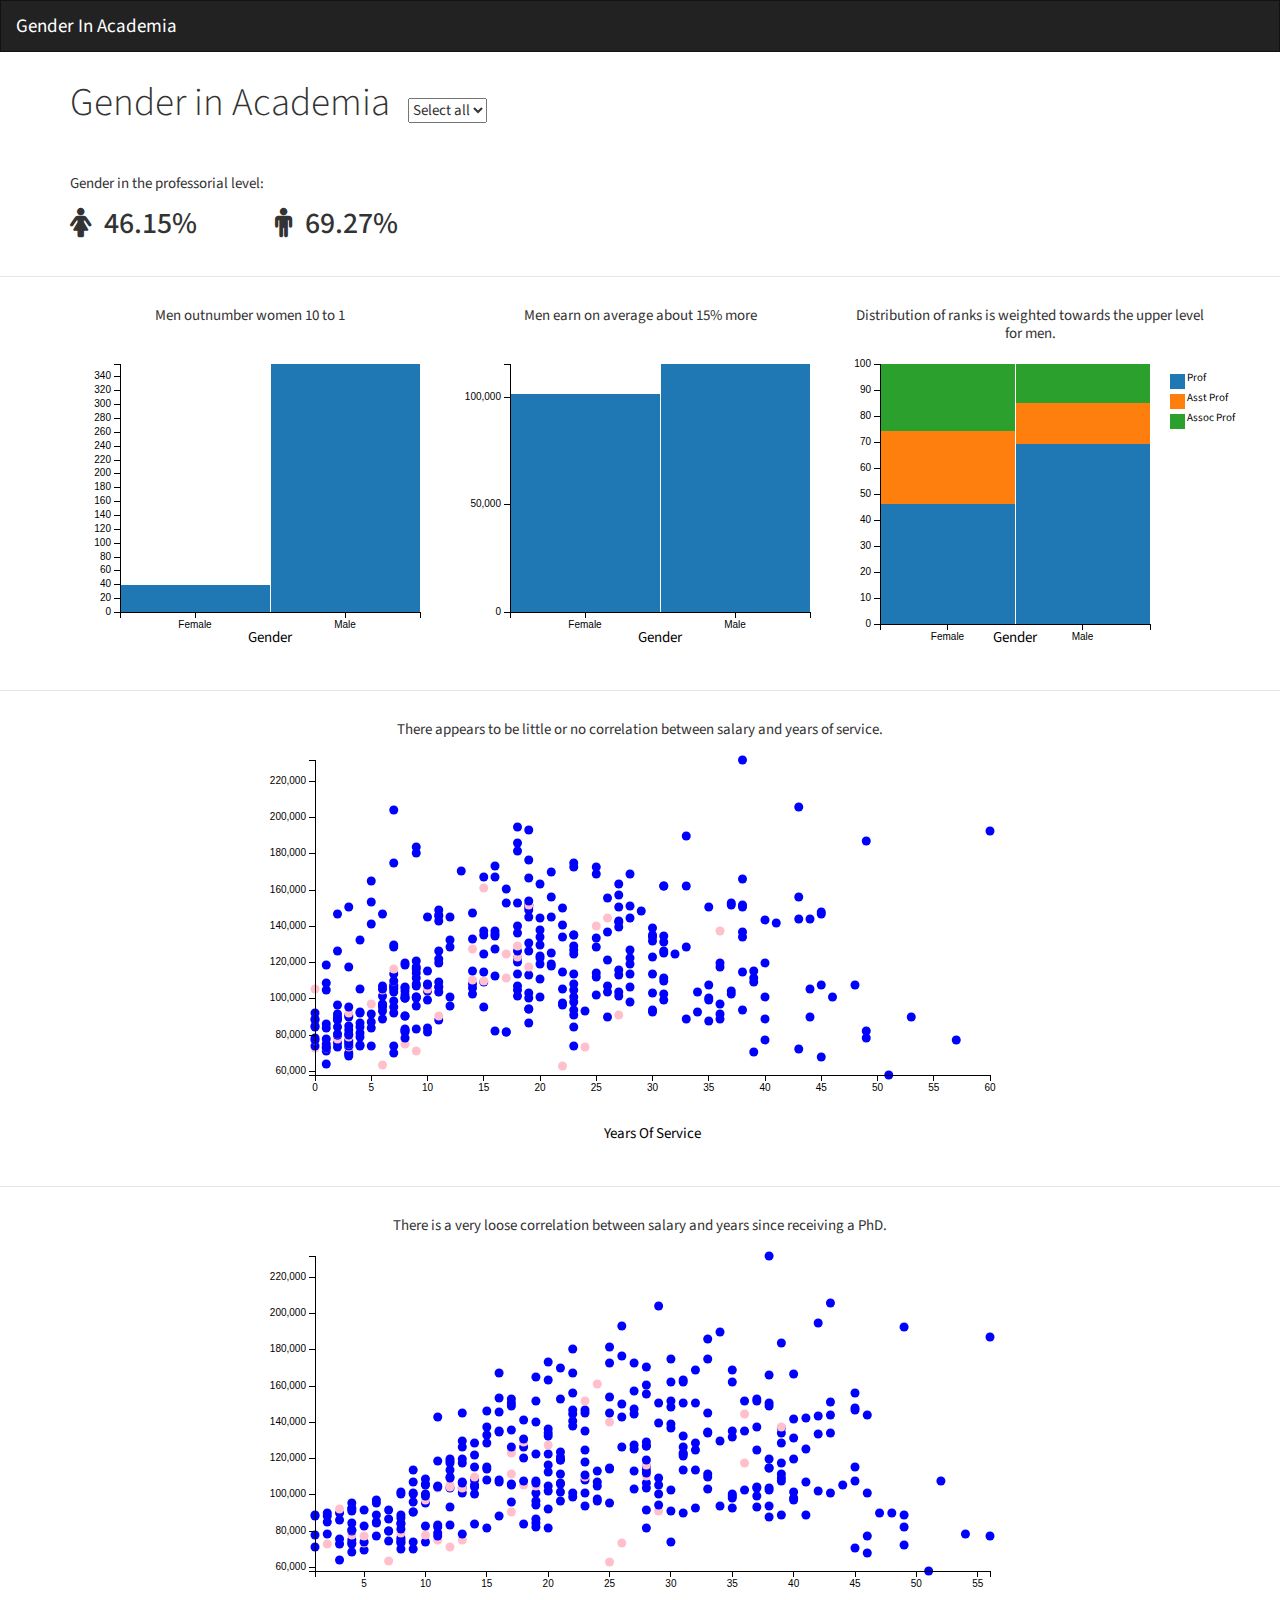
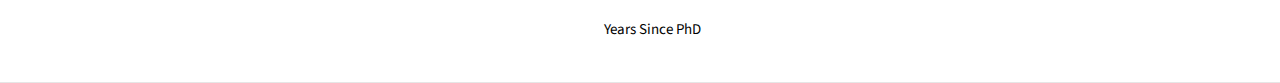
<file: index.html>
<!DOCTYPE html>
<html lang="en">
<head>
    <meta charset="UTF-8">
    <meta name="viewport" content="width=device-width, initial-scale=1.0">
    <meta http-equiv="X-UA-Compatible" content="ie=edge">
    <title>Gender In Academia</title>
    
    <link rel="stylesheet" href="static/css/bootstrap.min.css" type="text/css" />
    <link rel="stylesheet" href="static/css/dc.min.css" type="text/css" />
    <link rel="stylesheet" type="text/css" href="https://maxcdn.bootstrapcdn.com/font-awesome/4.7.0/css/font-awesome.min.css">
    <link rel="stylesheet" href="static/css/style.css" type="text/css" />
    
    
    <script type="text/javascript" src="static/js/d3.min.js"></script>
    <script type="text/javascript" src="static/js/crossfilter.min.js"></script>
    <script type="text/javascript" src="static/js/dc.min.js"></script>
    <script type="text/javascript" src="static/js/queue.min.js"></script>
    <script type="text/javascript" src="static/js/graph.js"></script>

</head>


<body>
    <nav class="navbar navbar-default">
      <div class="container-fluid">
        <div class="navbar-header">
          <a class="navbar-brand" href="#">Gender In Academia</a>
        </div>
    </div>
    </nav>

    <main>
      <section class="section">
        <div class="container">
          
          <div class="row">
            <div class="col-xs-12 col-sm-12">
              <h1 class="section-heading">Gender in Academia</h1>
              <div id="discipline-selector"></div>
            </div>
          </div>

          <div class="row">
                    <div class="col-xs-12 col-sm-12">
                        <p class="section-paragraph">Gender in the professorial level:</p>
                    </div>

            <div class="col-xs-12 col-sm-6 col-lg-6">
                <i class="fa fa-female fa-gender" aria-hidden="true"></i> <span class="number-box" id="percent-of-women-professors"></span>
                <i class="fa fa-male fa-gender" aria-hidden="true"></i> <span class="number-box" id="percent-of-men-professors"></span>
            </div>  
          </div>
        </div>
    </section>


      <section class="section">
        <div class="container">
          
          <div class="row">
            <div class="col-xs-12 col-sm-4 text-center">
              <p class="section-paragraph">Men outnumber women 10 to 1</p>
              </div>
              <div class="col-xs-12 col-sm-4 text-center">
                <p class="section-paragraph">Men earn on average about 15% more</p>
              </div>
              <div class="col-xs-12 col-sm-4 text-center">
                            <p class="section-paragraph">Distribution of ranks is weighted towards the upper level for men.</p>           
                        </div>
            </div>

            <div class="row">
              <div class="col-xs-12 col-sm-4 text-center" id="gender-balance" class="custom-chart"></div>
              <div class="col-xs-12 col-sm-4 text-center" id="average-salary" class="custom-chart"></div>
              <div class="col-xs-12 col-sm-4 text-center" id="rank-distribution" class="custom-chart"></div>
            </div>
          </div>
        </section>

        <section class="section">
          <div class="container">
            
            <div class="row">
              <div class="col-xs-12 col-sm-12 text-center">
                <p class="section-paragraph">There appears to be little or no correlation between salary and years of service.</p>
            </div>

            <div class="col-xs-12 col-sm-12 text-center" id="service-salary">
                
            </div>
          </div>
        </div>
      </section>

      <section class="section">
        <div class="container">

          <div class="row">
            <div class="col-xs-12 col-sm-12 text-center">
              <p class="section-paragraph">There is a very loose correlation between salary and years since receiving a PhD.</p>
            </div>

            <div class="col-xs-12 col-sm-12 text-center" id="phd-salary"></div>
          </div>

        </div>
      </section>
    </main>
</body>
</html>
</file>
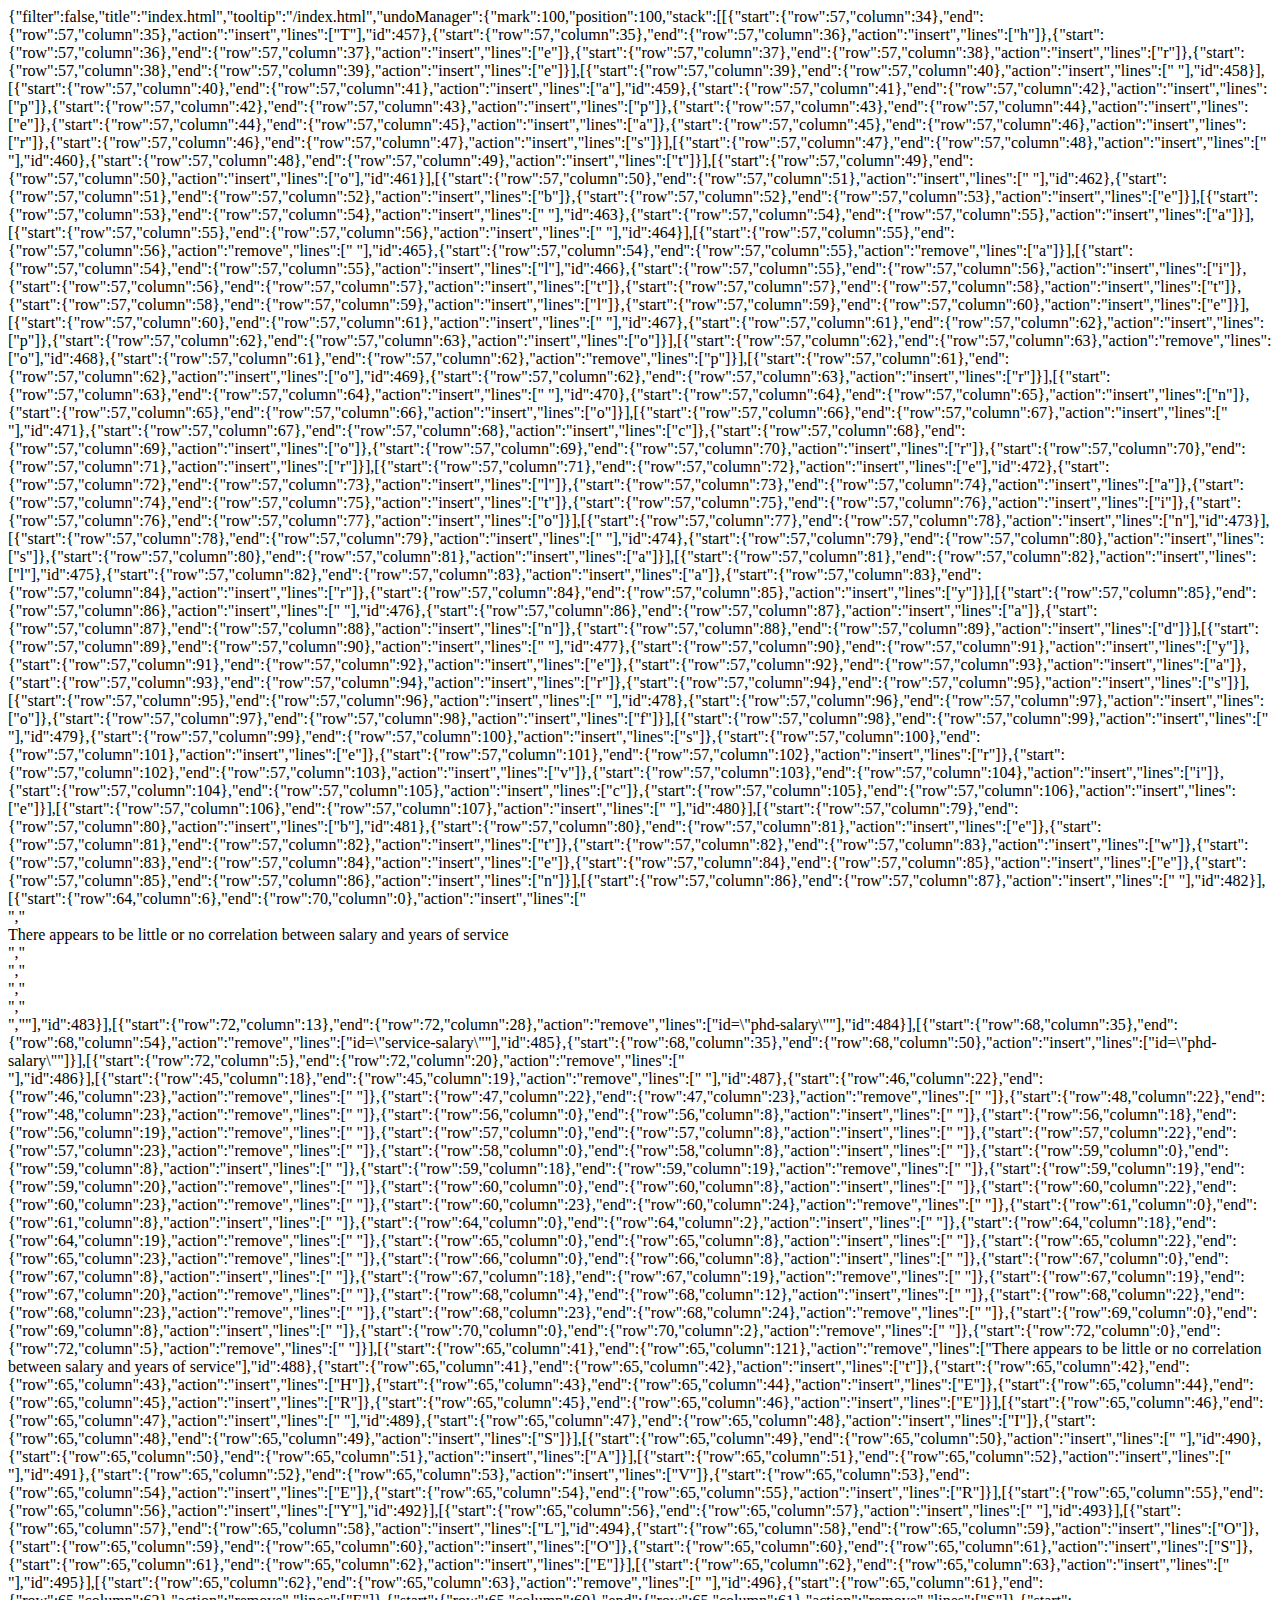
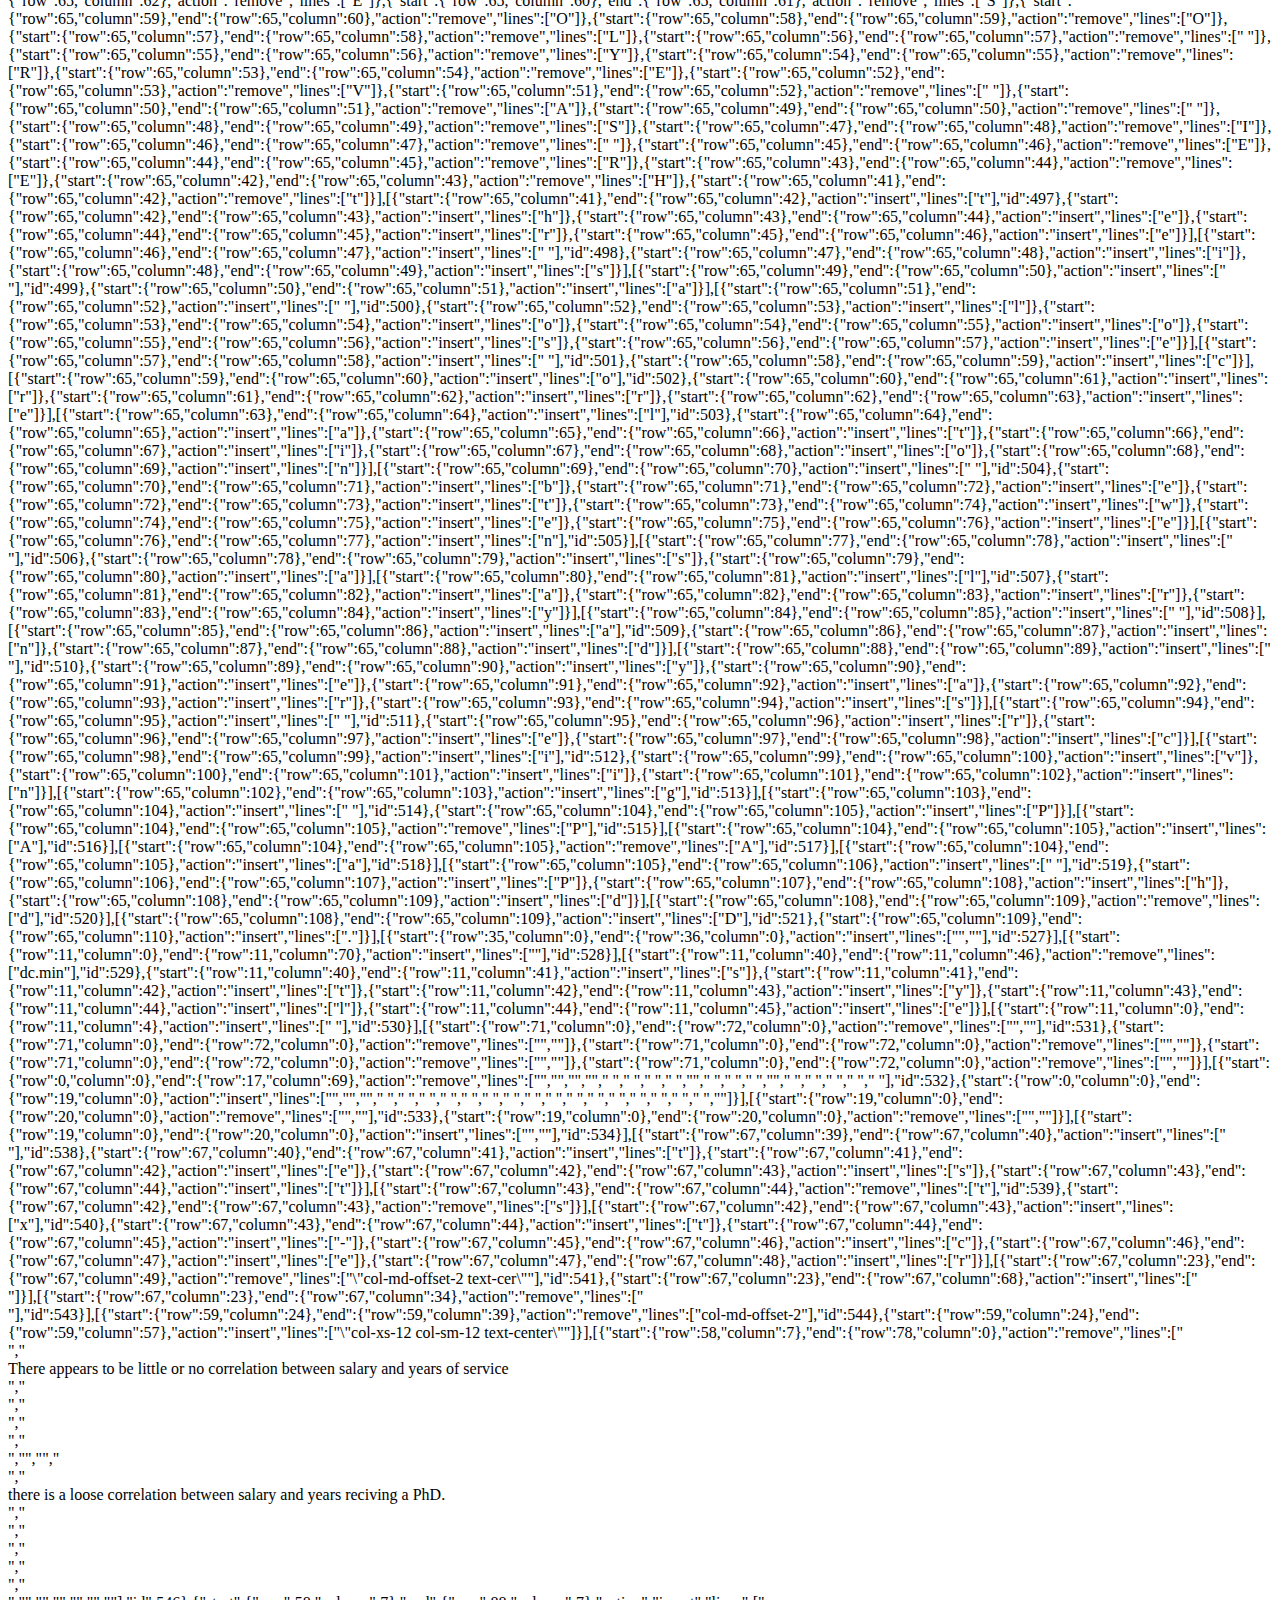
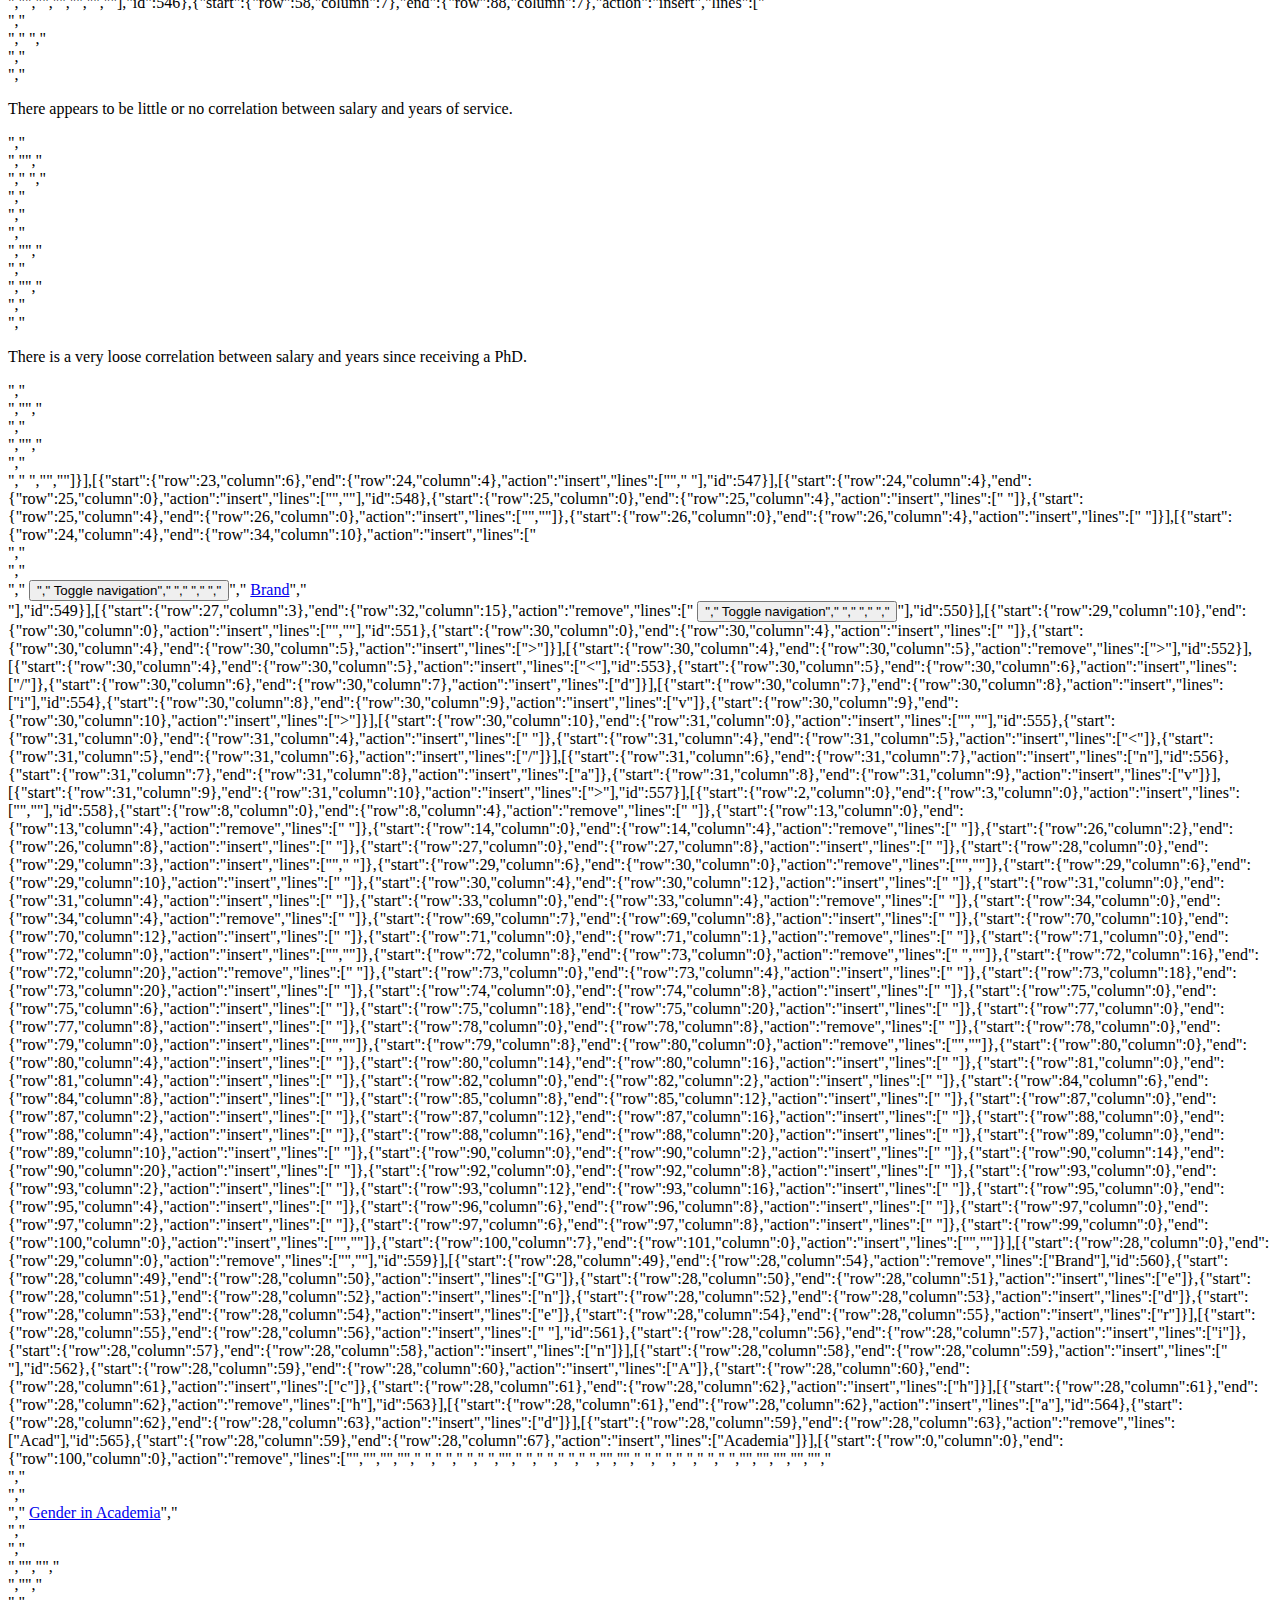
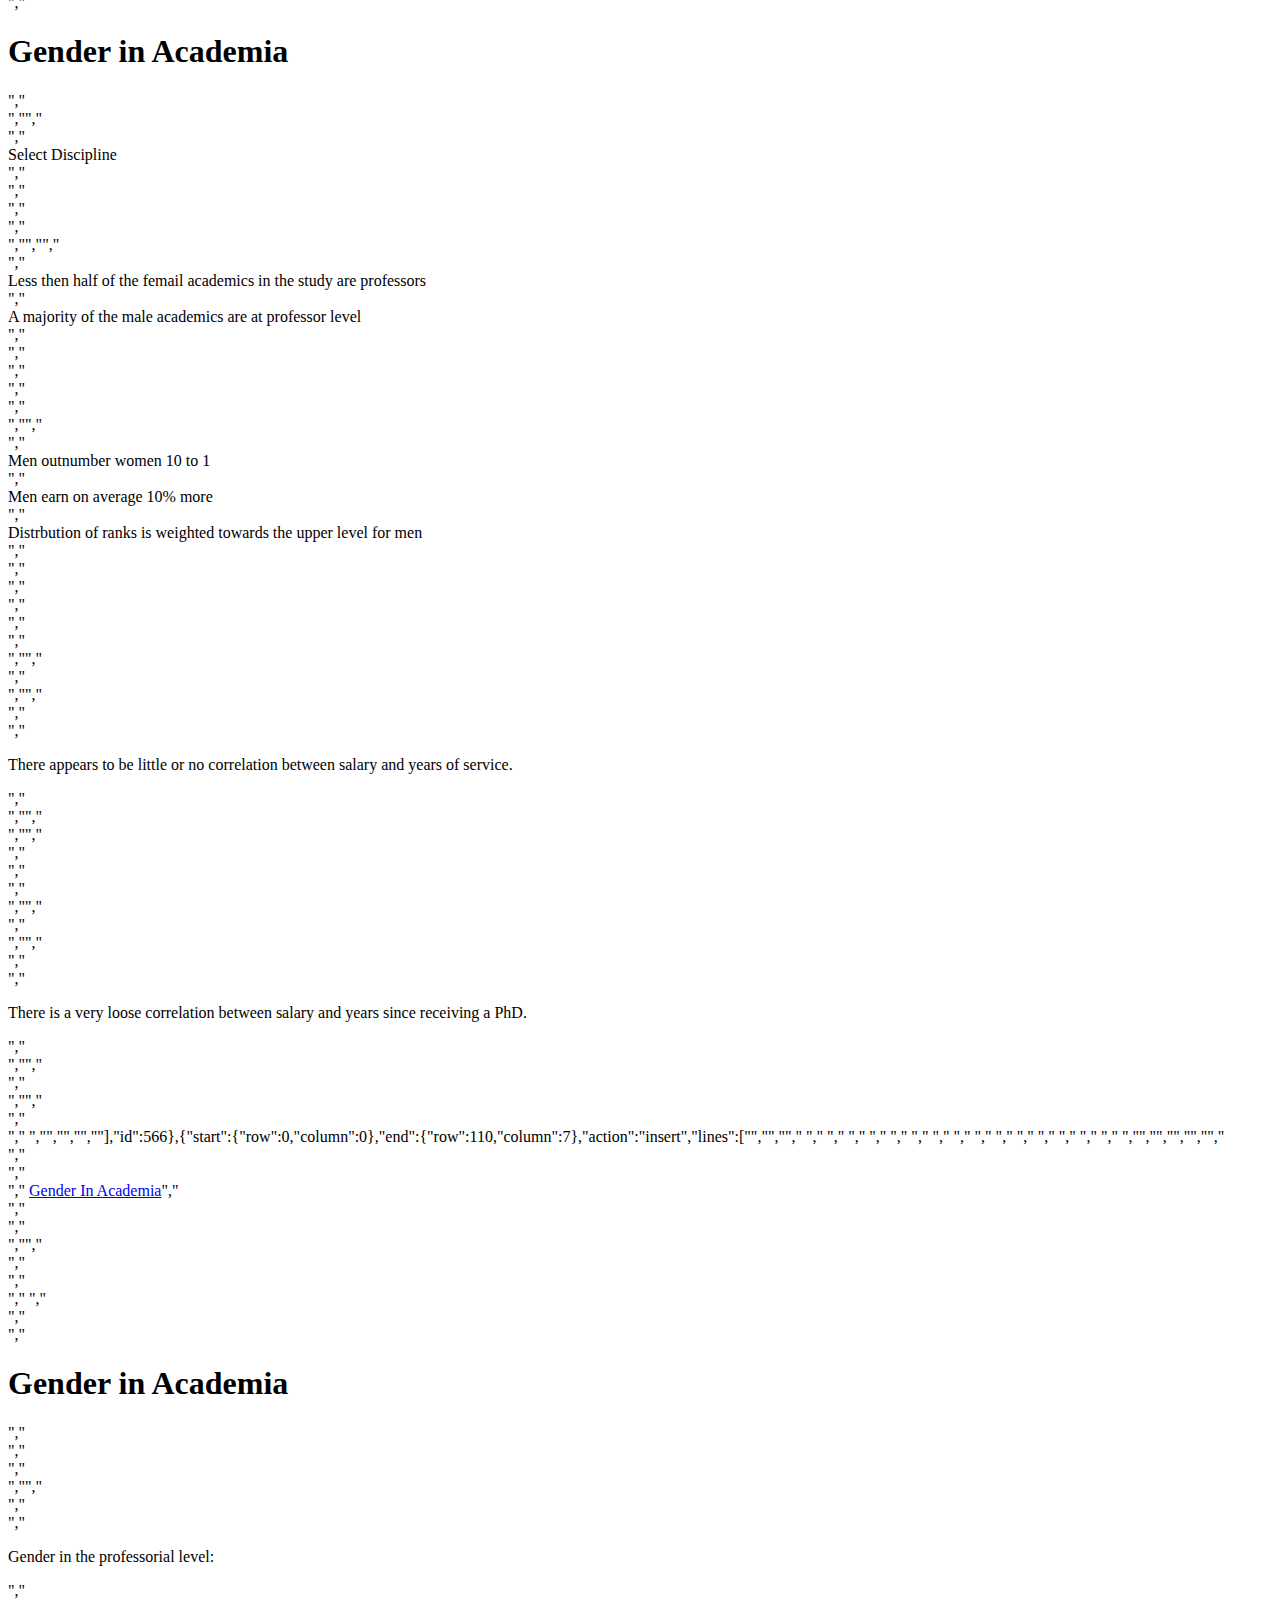
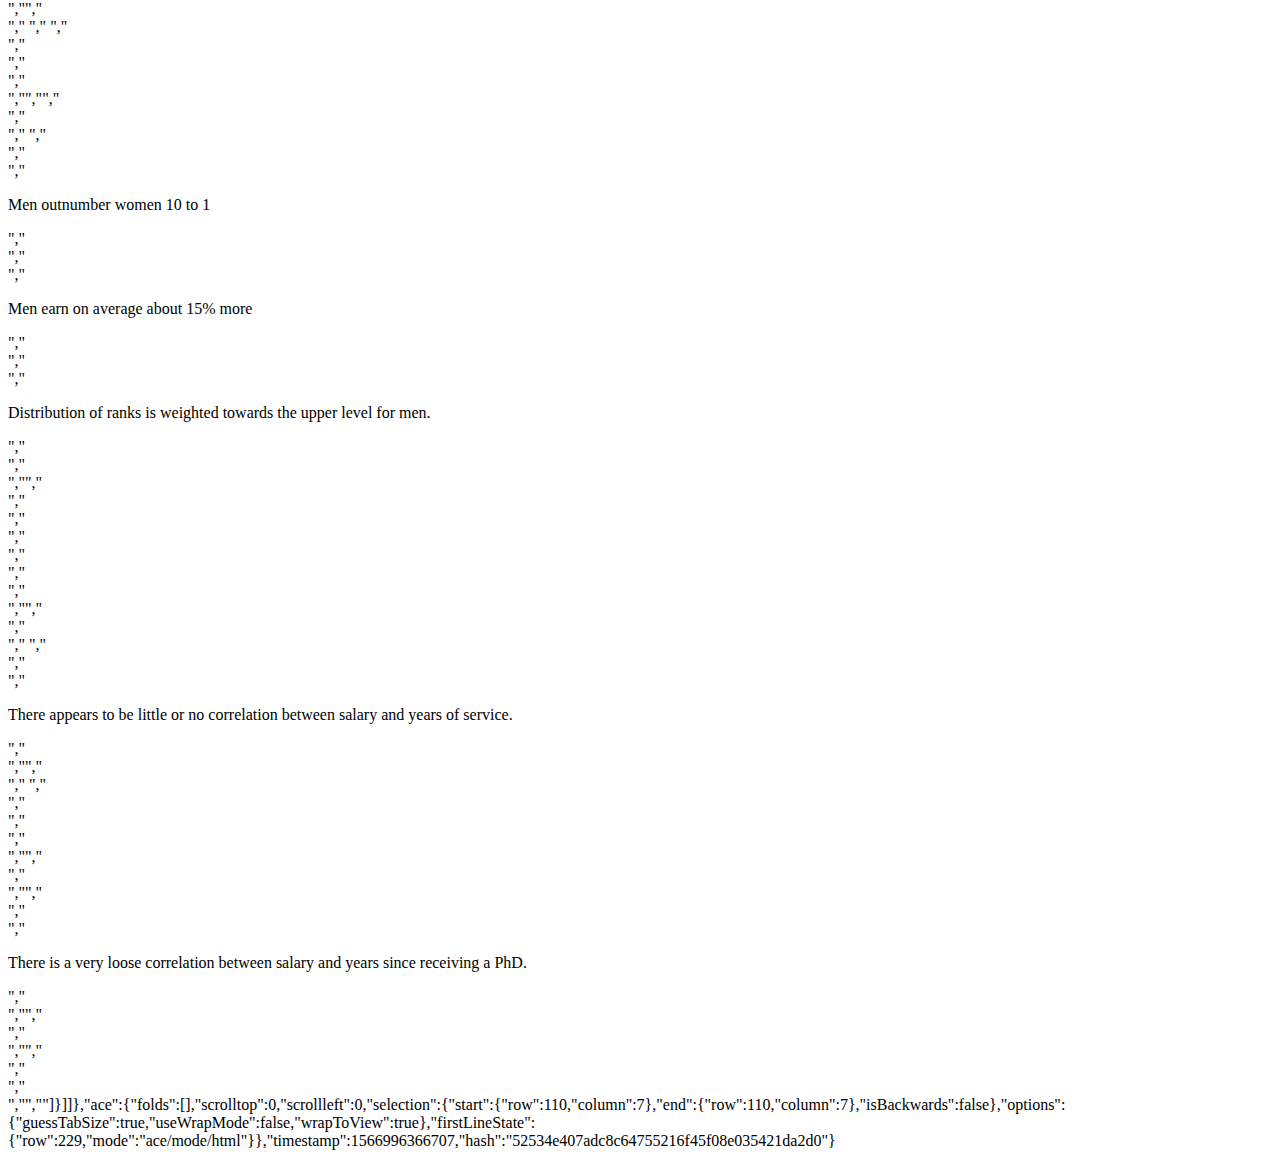
<file: .c9/metadata/environment/index.html>
{"filter":false,"title":"index.html","tooltip":"/index.html","undoManager":{"mark":100,"position":100,"stack":[[{"start":{"row":57,"column":34},"end":{"row":57,"column":35},"action":"insert","lines":["T"],"id":457},{"start":{"row":57,"column":35},"end":{"row":57,"column":36},"action":"insert","lines":["h"]},{"start":{"row":57,"column":36},"end":{"row":57,"column":37},"action":"insert","lines":["e"]},{"start":{"row":57,"column":37},"end":{"row":57,"column":38},"action":"insert","lines":["r"]},{"start":{"row":57,"column":38},"end":{"row":57,"column":39},"action":"insert","lines":["e"]}],[{"start":{"row":57,"column":39},"end":{"row":57,"column":40},"action":"insert","lines":[" "],"id":458}],[{"start":{"row":57,"column":40},"end":{"row":57,"column":41},"action":"insert","lines":["a"],"id":459},{"start":{"row":57,"column":41},"end":{"row":57,"column":42},"action":"insert","lines":["p"]},{"start":{"row":57,"column":42},"end":{"row":57,"column":43},"action":"insert","lines":["p"]},{"start":{"row":57,"column":43},"end":{"row":57,"column":44},"action":"insert","lines":["e"]},{"start":{"row":57,"column":44},"end":{"row":57,"column":45},"action":"insert","lines":["a"]},{"start":{"row":57,"column":45},"end":{"row":57,"column":46},"action":"insert","lines":["r"]},{"start":{"row":57,"column":46},"end":{"row":57,"column":47},"action":"insert","lines":["s"]}],[{"start":{"row":57,"column":47},"end":{"row":57,"column":48},"action":"insert","lines":[" "],"id":460},{"start":{"row":57,"column":48},"end":{"row":57,"column":49},"action":"insert","lines":["t"]}],[{"start":{"row":57,"column":49},"end":{"row":57,"column":50},"action":"insert","lines":["o"],"id":461}],[{"start":{"row":57,"column":50},"end":{"row":57,"column":51},"action":"insert","lines":[" "],"id":462},{"start":{"row":57,"column":51},"end":{"row":57,"column":52},"action":"insert","lines":["b"]},{"start":{"row":57,"column":52},"end":{"row":57,"column":53},"action":"insert","lines":["e"]}],[{"start":{"row":57,"column":53},"end":{"row":57,"column":54},"action":"insert","lines":[" "],"id":463},{"start":{"row":57,"column":54},"end":{"row":57,"column":55},"action":"insert","lines":["a"]}],[{"start":{"row":57,"column":55},"end":{"row":57,"column":56},"action":"insert","lines":[" "],"id":464}],[{"start":{"row":57,"column":55},"end":{"row":57,"column":56},"action":"remove","lines":[" "],"id":465},{"start":{"row":57,"column":54},"end":{"row":57,"column":55},"action":"remove","lines":["a"]}],[{"start":{"row":57,"column":54},"end":{"row":57,"column":55},"action":"insert","lines":["l"],"id":466},{"start":{"row":57,"column":55},"end":{"row":57,"column":56},"action":"insert","lines":["i"]},{"start":{"row":57,"column":56},"end":{"row":57,"column":57},"action":"insert","lines":["t"]},{"start":{"row":57,"column":57},"end":{"row":57,"column":58},"action":"insert","lines":["t"]},{"start":{"row":57,"column":58},"end":{"row":57,"column":59},"action":"insert","lines":["l"]},{"start":{"row":57,"column":59},"end":{"row":57,"column":60},"action":"insert","lines":["e"]}],[{"start":{"row":57,"column":60},"end":{"row":57,"column":61},"action":"insert","lines":[" "],"id":467},{"start":{"row":57,"column":61},"end":{"row":57,"column":62},"action":"insert","lines":["p"]},{"start":{"row":57,"column":62},"end":{"row":57,"column":63},"action":"insert","lines":["o"]}],[{"start":{"row":57,"column":62},"end":{"row":57,"column":63},"action":"remove","lines":["o"],"id":468},{"start":{"row":57,"column":61},"end":{"row":57,"column":62},"action":"remove","lines":["p"]}],[{"start":{"row":57,"column":61},"end":{"row":57,"column":62},"action":"insert","lines":["o"],"id":469},{"start":{"row":57,"column":62},"end":{"row":57,"column":63},"action":"insert","lines":["r"]}],[{"start":{"row":57,"column":63},"end":{"row":57,"column":64},"action":"insert","lines":[" "],"id":470},{"start":{"row":57,"column":64},"end":{"row":57,"column":65},"action":"insert","lines":["n"]},{"start":{"row":57,"column":65},"end":{"row":57,"column":66},"action":"insert","lines":["o"]}],[{"start":{"row":57,"column":66},"end":{"row":57,"column":67},"action":"insert","lines":[" "],"id":471},{"start":{"row":57,"column":67},"end":{"row":57,"column":68},"action":"insert","lines":["c"]},{"start":{"row":57,"column":68},"end":{"row":57,"column":69},"action":"insert","lines":["o"]},{"start":{"row":57,"column":69},"end":{"row":57,"column":70},"action":"insert","lines":["r"]},{"start":{"row":57,"column":70},"end":{"row":57,"column":71},"action":"insert","lines":["r"]}],[{"start":{"row":57,"column":71},"end":{"row":57,"column":72},"action":"insert","lines":["e"],"id":472},{"start":{"row":57,"column":72},"end":{"row":57,"column":73},"action":"insert","lines":["l"]},{"start":{"row":57,"column":73},"end":{"row":57,"column":74},"action":"insert","lines":["a"]},{"start":{"row":57,"column":74},"end":{"row":57,"column":75},"action":"insert","lines":["t"]},{"start":{"row":57,"column":75},"end":{"row":57,"column":76},"action":"insert","lines":["i"]},{"start":{"row":57,"column":76},"end":{"row":57,"column":77},"action":"insert","lines":["o"]}],[{"start":{"row":57,"column":77},"end":{"row":57,"column":78},"action":"insert","lines":["n"],"id":473}],[{"start":{"row":57,"column":78},"end":{"row":57,"column":79},"action":"insert","lines":[" "],"id":474},{"start":{"row":57,"column":79},"end":{"row":57,"column":80},"action":"insert","lines":["s"]},{"start":{"row":57,"column":80},"end":{"row":57,"column":81},"action":"insert","lines":["a"]}],[{"start":{"row":57,"column":81},"end":{"row":57,"column":82},"action":"insert","lines":["l"],"id":475},{"start":{"row":57,"column":82},"end":{"row":57,"column":83},"action":"insert","lines":["a"]},{"start":{"row":57,"column":83},"end":{"row":57,"column":84},"action":"insert","lines":["r"]},{"start":{"row":57,"column":84},"end":{"row":57,"column":85},"action":"insert","lines":["y"]}],[{"start":{"row":57,"column":85},"end":{"row":57,"column":86},"action":"insert","lines":[" "],"id":476},{"start":{"row":57,"column":86},"end":{"row":57,"column":87},"action":"insert","lines":["a"]},{"start":{"row":57,"column":87},"end":{"row":57,"column":88},"action":"insert","lines":["n"]},{"start":{"row":57,"column":88},"end":{"row":57,"column":89},"action":"insert","lines":["d"]}],[{"start":{"row":57,"column":89},"end":{"row":57,"column":90},"action":"insert","lines":[" "],"id":477},{"start":{"row":57,"column":90},"end":{"row":57,"column":91},"action":"insert","lines":["y"]},{"start":{"row":57,"column":91},"end":{"row":57,"column":92},"action":"insert","lines":["e"]},{"start":{"row":57,"column":92},"end":{"row":57,"column":93},"action":"insert","lines":["a"]},{"start":{"row":57,"column":93},"end":{"row":57,"column":94},"action":"insert","lines":["r"]},{"start":{"row":57,"column":94},"end":{"row":57,"column":95},"action":"insert","lines":["s"]}],[{"start":{"row":57,"column":95},"end":{"row":57,"column":96},"action":"insert","lines":[" "],"id":478},{"start":{"row":57,"column":96},"end":{"row":57,"column":97},"action":"insert","lines":["o"]},{"start":{"row":57,"column":97},"end":{"row":57,"column":98},"action":"insert","lines":["f"]}],[{"start":{"row":57,"column":98},"end":{"row":57,"column":99},"action":"insert","lines":[" "],"id":479},{"start":{"row":57,"column":99},"end":{"row":57,"column":100},"action":"insert","lines":["s"]},{"start":{"row":57,"column":100},"end":{"row":57,"column":101},"action":"insert","lines":["e"]},{"start":{"row":57,"column":101},"end":{"row":57,"column":102},"action":"insert","lines":["r"]},{"start":{"row":57,"column":102},"end":{"row":57,"column":103},"action":"insert","lines":["v"]},{"start":{"row":57,"column":103},"end":{"row":57,"column":104},"action":"insert","lines":["i"]},{"start":{"row":57,"column":104},"end":{"row":57,"column":105},"action":"insert","lines":["c"]},{"start":{"row":57,"column":105},"end":{"row":57,"column":106},"action":"insert","lines":["e"]}],[{"start":{"row":57,"column":106},"end":{"row":57,"column":107},"action":"insert","lines":[" "],"id":480}],[{"start":{"row":57,"column":79},"end":{"row":57,"column":80},"action":"insert","lines":["b"],"id":481},{"start":{"row":57,"column":80},"end":{"row":57,"column":81},"action":"insert","lines":["e"]},{"start":{"row":57,"column":81},"end":{"row":57,"column":82},"action":"insert","lines":["t"]},{"start":{"row":57,"column":82},"end":{"row":57,"column":83},"action":"insert","lines":["w"]},{"start":{"row":57,"column":83},"end":{"row":57,"column":84},"action":"insert","lines":["e"]},{"start":{"row":57,"column":84},"end":{"row":57,"column":85},"action":"insert","lines":["e"]},{"start":{"row":57,"column":85},"end":{"row":57,"column":86},"action":"insert","lines":["n"]}],[{"start":{"row":57,"column":86},"end":{"row":57,"column":87},"action":"insert","lines":[" "],"id":482}],[{"start":{"row":64,"column":6},"end":{"row":70,"column":0},"action":"insert","lines":["<div class =\"row\">","    <div class =\"col-md-offset-2\">There appears to be little or no correlation between salary and years of service </div>","</div>","<div class = \"row\">","    <div class = \"col-md-offset-2\" id=\"service-salary\"></div>","</div>",""],"id":483}],[{"start":{"row":72,"column":13},"end":{"row":72,"column":28},"action":"remove","lines":["id=\"phd-salary\""],"id":484}],[{"start":{"row":68,"column":35},"end":{"row":68,"column":54},"action":"remove","lines":["id=\"service-salary\""],"id":485},{"start":{"row":68,"column":35},"end":{"row":68,"column":50},"action":"insert","lines":["id=\"phd-salary\""]}],[{"start":{"row":72,"column":5},"end":{"row":72,"column":20},"action":"remove","lines":["   <div ></div>"],"id":486}],[{"start":{"row":45,"column":18},"end":{"row":45,"column":19},"action":"remove","lines":[" "],"id":487},{"start":{"row":46,"column":22},"end":{"row":46,"column":23},"action":"remove","lines":[" "]},{"start":{"row":47,"column":22},"end":{"row":47,"column":23},"action":"remove","lines":[" "]},{"start":{"row":48,"column":22},"end":{"row":48,"column":23},"action":"remove","lines":[" "]},{"start":{"row":56,"column":0},"end":{"row":56,"column":8},"action":"insert","lines":["        "]},{"start":{"row":56,"column":18},"end":{"row":56,"column":19},"action":"remove","lines":[" "]},{"start":{"row":57,"column":0},"end":{"row":57,"column":8},"action":"insert","lines":["        "]},{"start":{"row":57,"column":22},"end":{"row":57,"column":23},"action":"remove","lines":[" "]},{"start":{"row":58,"column":0},"end":{"row":58,"column":8},"action":"insert","lines":["        "]},{"start":{"row":59,"column":0},"end":{"row":59,"column":8},"action":"insert","lines":["        "]},{"start":{"row":59,"column":18},"end":{"row":59,"column":19},"action":"remove","lines":[" "]},{"start":{"row":59,"column":19},"end":{"row":59,"column":20},"action":"remove","lines":[" "]},{"start":{"row":60,"column":0},"end":{"row":60,"column":8},"action":"insert","lines":["        "]},{"start":{"row":60,"column":22},"end":{"row":60,"column":23},"action":"remove","lines":[" "]},{"start":{"row":60,"column":23},"end":{"row":60,"column":24},"action":"remove","lines":[" "]},{"start":{"row":61,"column":0},"end":{"row":61,"column":8},"action":"insert","lines":["        "]},{"start":{"row":64,"column":0},"end":{"row":64,"column":2},"action":"insert","lines":["  "]},{"start":{"row":64,"column":18},"end":{"row":64,"column":19},"action":"remove","lines":[" "]},{"start":{"row":65,"column":0},"end":{"row":65,"column":8},"action":"insert","lines":["        "]},{"start":{"row":65,"column":22},"end":{"row":65,"column":23},"action":"remove","lines":[" "]},{"start":{"row":66,"column":0},"end":{"row":66,"column":8},"action":"insert","lines":["        "]},{"start":{"row":67,"column":0},"end":{"row":67,"column":8},"action":"insert","lines":["        "]},{"start":{"row":67,"column":18},"end":{"row":67,"column":19},"action":"remove","lines":[" "]},{"start":{"row":67,"column":19},"end":{"row":67,"column":20},"action":"remove","lines":[" "]},{"start":{"row":68,"column":4},"end":{"row":68,"column":12},"action":"insert","lines":["        "]},{"start":{"row":68,"column":22},"end":{"row":68,"column":23},"action":"remove","lines":[" "]},{"start":{"row":68,"column":23},"end":{"row":68,"column":24},"action":"remove","lines":[" "]},{"start":{"row":69,"column":0},"end":{"row":69,"column":8},"action":"insert","lines":["        "]},{"start":{"row":70,"column":0},"end":{"row":70,"column":2},"action":"remove","lines":["  "]},{"start":{"row":72,"column":0},"end":{"row":72,"column":5},"action":"remove","lines":["     "]}],[{"start":{"row":65,"column":41},"end":{"row":65,"column":121},"action":"remove","lines":["There appears to be little or no correlation between salary and years of service"],"id":488},{"start":{"row":65,"column":41},"end":{"row":65,"column":42},"action":"insert","lines":["t"]},{"start":{"row":65,"column":42},"end":{"row":65,"column":43},"action":"insert","lines":["H"]},{"start":{"row":65,"column":43},"end":{"row":65,"column":44},"action":"insert","lines":["E"]},{"start":{"row":65,"column":44},"end":{"row":65,"column":45},"action":"insert","lines":["R"]},{"start":{"row":65,"column":45},"end":{"row":65,"column":46},"action":"insert","lines":["E"]}],[{"start":{"row":65,"column":46},"end":{"row":65,"column":47},"action":"insert","lines":[" "],"id":489},{"start":{"row":65,"column":47},"end":{"row":65,"column":48},"action":"insert","lines":["I"]},{"start":{"row":65,"column":48},"end":{"row":65,"column":49},"action":"insert","lines":["S"]}],[{"start":{"row":65,"column":49},"end":{"row":65,"column":50},"action":"insert","lines":[" "],"id":490},{"start":{"row":65,"column":50},"end":{"row":65,"column":51},"action":"insert","lines":["A"]}],[{"start":{"row":65,"column":51},"end":{"row":65,"column":52},"action":"insert","lines":[" "],"id":491},{"start":{"row":65,"column":52},"end":{"row":65,"column":53},"action":"insert","lines":["V"]},{"start":{"row":65,"column":53},"end":{"row":65,"column":54},"action":"insert","lines":["E"]},{"start":{"row":65,"column":54},"end":{"row":65,"column":55},"action":"insert","lines":["R"]}],[{"start":{"row":65,"column":55},"end":{"row":65,"column":56},"action":"insert","lines":["Y"],"id":492}],[{"start":{"row":65,"column":56},"end":{"row":65,"column":57},"action":"insert","lines":[" "],"id":493}],[{"start":{"row":65,"column":57},"end":{"row":65,"column":58},"action":"insert","lines":["L"],"id":494},{"start":{"row":65,"column":58},"end":{"row":65,"column":59},"action":"insert","lines":["O"]},{"start":{"row":65,"column":59},"end":{"row":65,"column":60},"action":"insert","lines":["O"]},{"start":{"row":65,"column":60},"end":{"row":65,"column":61},"action":"insert","lines":["S"]},{"start":{"row":65,"column":61},"end":{"row":65,"column":62},"action":"insert","lines":["E"]}],[{"start":{"row":65,"column":62},"end":{"row":65,"column":63},"action":"insert","lines":[" "],"id":495}],[{"start":{"row":65,"column":62},"end":{"row":65,"column":63},"action":"remove","lines":[" "],"id":496},{"start":{"row":65,"column":61},"end":{"row":65,"column":62},"action":"remove","lines":["E"]},{"start":{"row":65,"column":60},"end":{"row":65,"column":61},"action":"remove","lines":["S"]},{"start":{"row":65,"column":59},"end":{"row":65,"column":60},"action":"remove","lines":["O"]},{"start":{"row":65,"column":58},"end":{"row":65,"column":59},"action":"remove","lines":["O"]},{"start":{"row":65,"column":57},"end":{"row":65,"column":58},"action":"remove","lines":["L"]},{"start":{"row":65,"column":56},"end":{"row":65,"column":57},"action":"remove","lines":[" "]},{"start":{"row":65,"column":55},"end":{"row":65,"column":56},"action":"remove","lines":["Y"]},{"start":{"row":65,"column":54},"end":{"row":65,"column":55},"action":"remove","lines":["R"]},{"start":{"row":65,"column":53},"end":{"row":65,"column":54},"action":"remove","lines":["E"]},{"start":{"row":65,"column":52},"end":{"row":65,"column":53},"action":"remove","lines":["V"]},{"start":{"row":65,"column":51},"end":{"row":65,"column":52},"action":"remove","lines":[" "]},{"start":{"row":65,"column":50},"end":{"row":65,"column":51},"action":"remove","lines":["A"]},{"start":{"row":65,"column":49},"end":{"row":65,"column":50},"action":"remove","lines":[" "]},{"start":{"row":65,"column":48},"end":{"row":65,"column":49},"action":"remove","lines":["S"]},{"start":{"row":65,"column":47},"end":{"row":65,"column":48},"action":"remove","lines":["I"]},{"start":{"row":65,"column":46},"end":{"row":65,"column":47},"action":"remove","lines":[" "]},{"start":{"row":65,"column":45},"end":{"row":65,"column":46},"action":"remove","lines":["E"]},{"start":{"row":65,"column":44},"end":{"row":65,"column":45},"action":"remove","lines":["R"]},{"start":{"row":65,"column":43},"end":{"row":65,"column":44},"action":"remove","lines":["E"]},{"start":{"row":65,"column":42},"end":{"row":65,"column":43},"action":"remove","lines":["H"]},{"start":{"row":65,"column":41},"end":{"row":65,"column":42},"action":"remove","lines":["t"]}],[{"start":{"row":65,"column":41},"end":{"row":65,"column":42},"action":"insert","lines":["t"],"id":497},{"start":{"row":65,"column":42},"end":{"row":65,"column":43},"action":"insert","lines":["h"]},{"start":{"row":65,"column":43},"end":{"row":65,"column":44},"action":"insert","lines":["e"]},{"start":{"row":65,"column":44},"end":{"row":65,"column":45},"action":"insert","lines":["r"]},{"start":{"row":65,"column":45},"end":{"row":65,"column":46},"action":"insert","lines":["e"]}],[{"start":{"row":65,"column":46},"end":{"row":65,"column":47},"action":"insert","lines":[" "],"id":498},{"start":{"row":65,"column":47},"end":{"row":65,"column":48},"action":"insert","lines":["i"]},{"start":{"row":65,"column":48},"end":{"row":65,"column":49},"action":"insert","lines":["s"]}],[{"start":{"row":65,"column":49},"end":{"row":65,"column":50},"action":"insert","lines":[" "],"id":499},{"start":{"row":65,"column":50},"end":{"row":65,"column":51},"action":"insert","lines":["a"]}],[{"start":{"row":65,"column":51},"end":{"row":65,"column":52},"action":"insert","lines":[" "],"id":500},{"start":{"row":65,"column":52},"end":{"row":65,"column":53},"action":"insert","lines":["l"]},{"start":{"row":65,"column":53},"end":{"row":65,"column":54},"action":"insert","lines":["o"]},{"start":{"row":65,"column":54},"end":{"row":65,"column":55},"action":"insert","lines":["o"]},{"start":{"row":65,"column":55},"end":{"row":65,"column":56},"action":"insert","lines":["s"]},{"start":{"row":65,"column":56},"end":{"row":65,"column":57},"action":"insert","lines":["e"]}],[{"start":{"row":65,"column":57},"end":{"row":65,"column":58},"action":"insert","lines":[" "],"id":501},{"start":{"row":65,"column":58},"end":{"row":65,"column":59},"action":"insert","lines":["c"]}],[{"start":{"row":65,"column":59},"end":{"row":65,"column":60},"action":"insert","lines":["o"],"id":502},{"start":{"row":65,"column":60},"end":{"row":65,"column":61},"action":"insert","lines":["r"]},{"start":{"row":65,"column":61},"end":{"row":65,"column":62},"action":"insert","lines":["r"]},{"start":{"row":65,"column":62},"end":{"row":65,"column":63},"action":"insert","lines":["e"]}],[{"start":{"row":65,"column":63},"end":{"row":65,"column":64},"action":"insert","lines":["l"],"id":503},{"start":{"row":65,"column":64},"end":{"row":65,"column":65},"action":"insert","lines":["a"]},{"start":{"row":65,"column":65},"end":{"row":65,"column":66},"action":"insert","lines":["t"]},{"start":{"row":65,"column":66},"end":{"row":65,"column":67},"action":"insert","lines":["i"]},{"start":{"row":65,"column":67},"end":{"row":65,"column":68},"action":"insert","lines":["o"]},{"start":{"row":65,"column":68},"end":{"row":65,"column":69},"action":"insert","lines":["n"]}],[{"start":{"row":65,"column":69},"end":{"row":65,"column":70},"action":"insert","lines":[" "],"id":504},{"start":{"row":65,"column":70},"end":{"row":65,"column":71},"action":"insert","lines":["b"]},{"start":{"row":65,"column":71},"end":{"row":65,"column":72},"action":"insert","lines":["e"]},{"start":{"row":65,"column":72},"end":{"row":65,"column":73},"action":"insert","lines":["t"]},{"start":{"row":65,"column":73},"end":{"row":65,"column":74},"action":"insert","lines":["w"]},{"start":{"row":65,"column":74},"end":{"row":65,"column":75},"action":"insert","lines":["e"]},{"start":{"row":65,"column":75},"end":{"row":65,"column":76},"action":"insert","lines":["e"]}],[{"start":{"row":65,"column":76},"end":{"row":65,"column":77},"action":"insert","lines":["n"],"id":505}],[{"start":{"row":65,"column":77},"end":{"row":65,"column":78},"action":"insert","lines":[" "],"id":506},{"start":{"row":65,"column":78},"end":{"row":65,"column":79},"action":"insert","lines":["s"]},{"start":{"row":65,"column":79},"end":{"row":65,"column":80},"action":"insert","lines":["a"]}],[{"start":{"row":65,"column":80},"end":{"row":65,"column":81},"action":"insert","lines":["l"],"id":507},{"start":{"row":65,"column":81},"end":{"row":65,"column":82},"action":"insert","lines":["a"]},{"start":{"row":65,"column":82},"end":{"row":65,"column":83},"action":"insert","lines":["r"]},{"start":{"row":65,"column":83},"end":{"row":65,"column":84},"action":"insert","lines":["y"]}],[{"start":{"row":65,"column":84},"end":{"row":65,"column":85},"action":"insert","lines":[" "],"id":508}],[{"start":{"row":65,"column":85},"end":{"row":65,"column":86},"action":"insert","lines":["a"],"id":509},{"start":{"row":65,"column":86},"end":{"row":65,"column":87},"action":"insert","lines":["n"]},{"start":{"row":65,"column":87},"end":{"row":65,"column":88},"action":"insert","lines":["d"]}],[{"start":{"row":65,"column":88},"end":{"row":65,"column":89},"action":"insert","lines":[" "],"id":510},{"start":{"row":65,"column":89},"end":{"row":65,"column":90},"action":"insert","lines":["y"]},{"start":{"row":65,"column":90},"end":{"row":65,"column":91},"action":"insert","lines":["e"]},{"start":{"row":65,"column":91},"end":{"row":65,"column":92},"action":"insert","lines":["a"]},{"start":{"row":65,"column":92},"end":{"row":65,"column":93},"action":"insert","lines":["r"]},{"start":{"row":65,"column":93},"end":{"row":65,"column":94},"action":"insert","lines":["s"]}],[{"start":{"row":65,"column":94},"end":{"row":65,"column":95},"action":"insert","lines":[" "],"id":511},{"start":{"row":65,"column":95},"end":{"row":65,"column":96},"action":"insert","lines":["r"]},{"start":{"row":65,"column":96},"end":{"row":65,"column":97},"action":"insert","lines":["e"]},{"start":{"row":65,"column":97},"end":{"row":65,"column":98},"action":"insert","lines":["c"]}],[{"start":{"row":65,"column":98},"end":{"row":65,"column":99},"action":"insert","lines":["i"],"id":512},{"start":{"row":65,"column":99},"end":{"row":65,"column":100},"action":"insert","lines":["v"]},{"start":{"row":65,"column":100},"end":{"row":65,"column":101},"action":"insert","lines":["i"]},{"start":{"row":65,"column":101},"end":{"row":65,"column":102},"action":"insert","lines":["n"]}],[{"start":{"row":65,"column":102},"end":{"row":65,"column":103},"action":"insert","lines":["g"],"id":513}],[{"start":{"row":65,"column":103},"end":{"row":65,"column":104},"action":"insert","lines":[" "],"id":514},{"start":{"row":65,"column":104},"end":{"row":65,"column":105},"action":"insert","lines":["P"]}],[{"start":{"row":65,"column":104},"end":{"row":65,"column":105},"action":"remove","lines":["P"],"id":515}],[{"start":{"row":65,"column":104},"end":{"row":65,"column":105},"action":"insert","lines":["A"],"id":516}],[{"start":{"row":65,"column":104},"end":{"row":65,"column":105},"action":"remove","lines":["A"],"id":517}],[{"start":{"row":65,"column":104},"end":{"row":65,"column":105},"action":"insert","lines":["a"],"id":518}],[{"start":{"row":65,"column":105},"end":{"row":65,"column":106},"action":"insert","lines":[" "],"id":519},{"start":{"row":65,"column":106},"end":{"row":65,"column":107},"action":"insert","lines":["P"]},{"start":{"row":65,"column":107},"end":{"row":65,"column":108},"action":"insert","lines":["h"]},{"start":{"row":65,"column":108},"end":{"row":65,"column":109},"action":"insert","lines":["d"]}],[{"start":{"row":65,"column":108},"end":{"row":65,"column":109},"action":"remove","lines":["d"],"id":520}],[{"start":{"row":65,"column":108},"end":{"row":65,"column":109},"action":"insert","lines":["D"],"id":521},{"start":{"row":65,"column":109},"end":{"row":65,"column":110},"action":"insert","lines":["."]}],[{"start":{"row":35,"column":0},"end":{"row":36,"column":0},"action":"insert","lines":["",""],"id":527}],[{"start":{"row":11,"column":0},"end":{"row":11,"column":70},"action":"insert","lines":["<link rel=\"stylesheet\" href=\"static/css/dc.min.css\" type=\"text/css\" />"],"id":528}],[{"start":{"row":11,"column":40},"end":{"row":11,"column":46},"action":"remove","lines":["dc.min"],"id":529},{"start":{"row":11,"column":40},"end":{"row":11,"column":41},"action":"insert","lines":["s"]},{"start":{"row":11,"column":41},"end":{"row":11,"column":42},"action":"insert","lines":["t"]},{"start":{"row":11,"column":42},"end":{"row":11,"column":43},"action":"insert","lines":["y"]},{"start":{"row":11,"column":43},"end":{"row":11,"column":44},"action":"insert","lines":["l"]},{"start":{"row":11,"column":44},"end":{"row":11,"column":45},"action":"insert","lines":["e"]}],[{"start":{"row":11,"column":0},"end":{"row":11,"column":4},"action":"insert","lines":["    "],"id":530}],[{"start":{"row":71,"column":0},"end":{"row":72,"column":0},"action":"remove","lines":["",""],"id":531},{"start":{"row":71,"column":0},"end":{"row":72,"column":0},"action":"remove","lines":["",""]},{"start":{"row":71,"column":0},"end":{"row":72,"column":0},"action":"remove","lines":["",""]},{"start":{"row":71,"column":0},"end":{"row":72,"column":0},"action":"remove","lines":["",""]},{"start":{"row":71,"column":0},"end":{"row":72,"column":0},"action":"remove","lines":["",""]}],[{"start":{"row":0,"column":0},"end":{"row":17,"column":69},"action":"remove","lines":["<!DOCTYPE html>","<html lang=\"en\">","","<head>","    <meta charset=\"UTF-8\">","    <meta name=\"viewport\" content=\"width=device-width, initial-scale=1.0\">","    <meta http-equiv=\"X-UA-Compatible\" content=\"ie=edge\">","    <title>Gender In Academia</title>","","    <link rel=\"stylesheet\" href=\"static/css/bootstrap.min.css\" type=\"text/css\" />","    <link rel=\"stylesheet\" href=\"static/css/dc.min.css\" type=\"text/css\" />","    <link rel=\"stylesheet\" href=\"static/css/style.css\" type=\"text/css\" />","","    <script type=\"text/javascript\" src=\"static/js/crossfilter.min.js\"></script>","    <script type=\"text/javascript\" src=\"static/js/d3.min.js\"></script>","    <script type=\"text/javascript\" src=\"static/js/dc.min.js\"></script>","    <script type=\"text/javascript\" src=\"static/js/queue.min.js\"></script>","    <script type=\"text/javascript\" src=\"static/js/graph.js\"></script>"],"id":532},{"start":{"row":0,"column":0},"end":{"row":19,"column":0},"action":"insert","lines":["<!DOCTYPE html>","<html lang=\"en\">","<head>","    <meta charset=\"UTF-8\">","    <meta name=\"viewport\" content=\"width=device-width, initial-scale=1.0\">","    <meta http-equiv=\"X-UA-Compatible\" content=\"ie=edge\">","    <title>Gender In Academia</title>","    ","    <link rel=\"stylesheet\" href=\"static/css/bootstrap.min.css\" type=\"text/css\" />","    <link rel=\"stylesheet\" href=\"static/css/dc.min.css\" type=\"text/css\" />","    <link rel=\"stylesheet\" type=\"text/css\" href=\"https://maxcdn.bootstrapcdn.com/font-awesome/4.7.0/css/font-awesome.min.css\">","    <link rel=\"stylesheet\" href=\"static/css/style.css\" type=\"text/css\" />","    ","    ","    <script type=\"text/javascript\" src=\"static/js/d3.min.js\"></script>","    <script type=\"text/javascript\" src=\"static/js/crossfilter.min.js\"></script>","    <script type=\"text/javascript\" src=\"static/js/dc.min.js\"></script>","    <script type=\"text/javascript\" src=\"static/js/queue.min.js\"></script>","    <script type=\"text/javascript\" src=\"static/js/graph.js\"></script>",""]}],[{"start":{"row":19,"column":0},"end":{"row":20,"column":0},"action":"remove","lines":["",""],"id":533},{"start":{"row":19,"column":0},"end":{"row":20,"column":0},"action":"remove","lines":["",""]}],[{"start":{"row":19,"column":0},"end":{"row":20,"column":0},"action":"insert","lines":["",""],"id":534}],[{"start":{"row":67,"column":39},"end":{"row":67,"column":40},"action":"insert","lines":[" "],"id":538},{"start":{"row":67,"column":40},"end":{"row":67,"column":41},"action":"insert","lines":["t"]},{"start":{"row":67,"column":41},"end":{"row":67,"column":42},"action":"insert","lines":["e"]},{"start":{"row":67,"column":42},"end":{"row":67,"column":43},"action":"insert","lines":["s"]},{"start":{"row":67,"column":43},"end":{"row":67,"column":44},"action":"insert","lines":["t"]}],[{"start":{"row":67,"column":43},"end":{"row":67,"column":44},"action":"remove","lines":["t"],"id":539},{"start":{"row":67,"column":42},"end":{"row":67,"column":43},"action":"remove","lines":["s"]}],[{"start":{"row":67,"column":42},"end":{"row":67,"column":43},"action":"insert","lines":["x"],"id":540},{"start":{"row":67,"column":43},"end":{"row":67,"column":44},"action":"insert","lines":["t"]},{"start":{"row":67,"column":44},"end":{"row":67,"column":45},"action":"insert","lines":["-"]},{"start":{"row":67,"column":45},"end":{"row":67,"column":46},"action":"insert","lines":["c"]},{"start":{"row":67,"column":46},"end":{"row":67,"column":47},"action":"insert","lines":["e"]},{"start":{"row":67,"column":47},"end":{"row":67,"column":48},"action":"insert","lines":["r"]}],[{"start":{"row":67,"column":23},"end":{"row":67,"column":49},"action":"remove","lines":["\"col-md-offset-2 text-cer\""],"id":541},{"start":{"row":67,"column":23},"end":{"row":67,"column":68},"action":"insert","lines":["<div class=\"col-xs-12 col-sm-12 text-center\">"]}],[{"start":{"row":67,"column":23},"end":{"row":67,"column":34},"action":"remove","lines":["<div class="],"id":542}],[{"start":{"row":67,"column":56},"end":{"row":67,"column":57},"action":"remove","lines":[">"],"id":543}],[{"start":{"row":59,"column":24},"end":{"row":59,"column":39},"action":"remove","lines":["col-md-offset-2"],"id":544},{"start":{"row":59,"column":24},"end":{"row":59,"column":57},"action":"insert","lines":["\"col-xs-12 col-sm-12 text-center\""]}],[{"start":{"row":58,"column":7},"end":{"row":78,"column":0},"action":"remove","lines":[" <div class=\"row\">","            <div class=\"\"col-xs-12 col-sm-12 text-center\"\">There appears to be little or no correlation between salary and years of service </div>","        </div>","        <div class=\"row\">","            <div class=\"col-md-offset-2\" id=\"service-salary\"></div>","        </div>","","","        <div class=\"row\">","            <div class=\"col-xs-12 col-sm-12 text-center\">there is a loose correlation between salary and years reciving a PhD. </div>","        </div>","        <div class=\"row\">","            <div class=\"col-md-offset-2\" id=\"phd-salary\"></div>","        </div>","    </div>","","","</body>","","</html>",""],"id":546},{"start":{"row":58,"column":7},"end":{"row":88,"column":7},"action":"insert","lines":["<section class=\"section\">","          <div class=\"container\">","            ","            <div class=\"row\">","              <div class=\"col-xs-12 col-sm-12 text-center\">","                <p class=\"section-paragraph\">There appears to be little or no correlation between salary and years of service.</p>","            </div>","","            <div class=\"col-xs-12 col-sm-12 text-center\" id=\"service-salary\">","                ","            </div>","          </div>","        </div>","      </section>","","      <section class=\"section\">","        <div class=\"container\">","","          <div class=\"row\">","            <div class=\"col-xs-12 col-sm-12 text-center\">","              <p class=\"section-paragraph\">There is a very loose correlation between salary and years since receiving a PhD.</p>","            </div>","","            <div class=\"col-xs-12 col-sm-12 text-center\" id=\"phd-salary\"></div>","          </div>","","        </div>","      </section>","    </main>","</body>","</html>"]}],[{"start":{"row":23,"column":6},"end":{"row":24,"column":4},"action":"insert","lines":["","    "],"id":547}],[{"start":{"row":24,"column":4},"end":{"row":25,"column":0},"action":"insert","lines":["",""],"id":548},{"start":{"row":25,"column":0},"end":{"row":25,"column":4},"action":"insert","lines":["    "]},{"start":{"row":25,"column":4},"end":{"row":26,"column":0},"action":"insert","lines":["",""]},{"start":{"row":26,"column":0},"end":{"row":26,"column":4},"action":"insert","lines":["    "]}],[{"start":{"row":24,"column":4},"end":{"row":34,"column":10},"action":"insert","lines":["<nav class=\"navbar navbar-default\">","  <div class=\"container-fluid\">","    <div class=\"navbar-header\">","      <button type=\"button\" class=\"navbar-toggle collapsed\" data-toggle=\"collapse\" data-target=\"#bs-example-navbar-collapse-1\">","        <span class=\"sr-only\">Toggle navigation</span>","        <span class=\"icon-bar\"></span>","        <span class=\"icon-bar\"></span>","        <span class=\"icon-bar\"></span>","      </button>","      <a class=\"navbar-brand\" href=\"#\">Brand</a>","    </div>"],"id":549}],[{"start":{"row":27,"column":3},"end":{"row":32,"column":15},"action":"remove","lines":["   <button type=\"button\" class=\"navbar-toggle collapsed\" data-toggle=\"collapse\" data-target=\"#bs-example-navbar-collapse-1\">","        <span class=\"sr-only\">Toggle navigation</span>","        <span class=\"icon-bar\"></span>","        <span class=\"icon-bar\"></span>","        <span class=\"icon-bar\"></span>","      </button>"],"id":550}],[{"start":{"row":29,"column":10},"end":{"row":30,"column":0},"action":"insert","lines":["",""],"id":551},{"start":{"row":30,"column":0},"end":{"row":30,"column":4},"action":"insert","lines":["    "]},{"start":{"row":30,"column":4},"end":{"row":30,"column":5},"action":"insert","lines":[">"]}],[{"start":{"row":30,"column":4},"end":{"row":30,"column":5},"action":"remove","lines":[">"],"id":552}],[{"start":{"row":30,"column":4},"end":{"row":30,"column":5},"action":"insert","lines":["<"],"id":553},{"start":{"row":30,"column":5},"end":{"row":30,"column":6},"action":"insert","lines":["/"]},{"start":{"row":30,"column":6},"end":{"row":30,"column":7},"action":"insert","lines":["d"]}],[{"start":{"row":30,"column":7},"end":{"row":30,"column":8},"action":"insert","lines":["i"],"id":554},{"start":{"row":30,"column":8},"end":{"row":30,"column":9},"action":"insert","lines":["v"]},{"start":{"row":30,"column":9},"end":{"row":30,"column":10},"action":"insert","lines":[">"]}],[{"start":{"row":30,"column":10},"end":{"row":31,"column":0},"action":"insert","lines":["",""],"id":555},{"start":{"row":31,"column":0},"end":{"row":31,"column":4},"action":"insert","lines":["    "]},{"start":{"row":31,"column":4},"end":{"row":31,"column":5},"action":"insert","lines":["<"]},{"start":{"row":31,"column":5},"end":{"row":31,"column":6},"action":"insert","lines":["/"]}],[{"start":{"row":31,"column":6},"end":{"row":31,"column":7},"action":"insert","lines":["n"],"id":556},{"start":{"row":31,"column":7},"end":{"row":31,"column":8},"action":"insert","lines":["a"]},{"start":{"row":31,"column":8},"end":{"row":31,"column":9},"action":"insert","lines":["v"]}],[{"start":{"row":31,"column":9},"end":{"row":31,"column":10},"action":"insert","lines":[">"],"id":557}],[{"start":{"row":2,"column":0},"end":{"row":3,"column":0},"action":"insert","lines":["",""],"id":558},{"start":{"row":8,"column":0},"end":{"row":8,"column":4},"action":"remove","lines":["    "]},{"start":{"row":13,"column":0},"end":{"row":13,"column":4},"action":"remove","lines":["    "]},{"start":{"row":14,"column":0},"end":{"row":14,"column":4},"action":"remove","lines":["    "]},{"start":{"row":26,"column":2},"end":{"row":26,"column":8},"action":"insert","lines":["      "]},{"start":{"row":27,"column":0},"end":{"row":27,"column":8},"action":"insert","lines":["        "]},{"start":{"row":28,"column":0},"end":{"row":29,"column":3},"action":"insert","lines":["","   "]},{"start":{"row":29,"column":6},"end":{"row":30,"column":0},"action":"remove","lines":["",""]},{"start":{"row":29,"column":6},"end":{"row":29,"column":10},"action":"insert","lines":["    "]},{"start":{"row":30,"column":4},"end":{"row":30,"column":12},"action":"insert","lines":["        "]},{"start":{"row":31,"column":0},"end":{"row":31,"column":4},"action":"insert","lines":["    "]},{"start":{"row":33,"column":0},"end":{"row":33,"column":4},"action":"remove","lines":["    "]},{"start":{"row":34,"column":0},"end":{"row":34,"column":4},"action":"remove","lines":["    "]},{"start":{"row":69,"column":7},"end":{"row":69,"column":8},"action":"insert","lines":[" "]},{"start":{"row":70,"column":10},"end":{"row":70,"column":12},"action":"insert","lines":["  "]},{"start":{"row":71,"column":0},"end":{"row":71,"column":1},"action":"remove","lines":[" "]},{"start":{"row":71,"column":0},"end":{"row":72,"column":0},"action":"insert","lines":["",""]},{"start":{"row":72,"column":8},"end":{"row":73,"column":0},"action":"remove","lines":["   ",""]},{"start":{"row":72,"column":16},"end":{"row":72,"column":20},"action":"remove","lines":["    "]},{"start":{"row":73,"column":0},"end":{"row":73,"column":4},"action":"insert","lines":["    "]},{"start":{"row":73,"column":18},"end":{"row":73,"column":20},"action":"insert","lines":["  "]},{"start":{"row":74,"column":0},"end":{"row":74,"column":8},"action":"insert","lines":["        "]},{"start":{"row":75,"column":0},"end":{"row":75,"column":6},"action":"insert","lines":["      "]},{"start":{"row":75,"column":18},"end":{"row":75,"column":20},"action":"insert","lines":["  "]},{"start":{"row":77,"column":0},"end":{"row":77,"column":8},"action":"insert","lines":["        "]},{"start":{"row":78,"column":0},"end":{"row":78,"column":8},"action":"remove","lines":["        "]},{"start":{"row":78,"column":0},"end":{"row":79,"column":0},"action":"insert","lines":["",""]},{"start":{"row":79,"column":8},"end":{"row":80,"column":0},"action":"remove","lines":["",""]},{"start":{"row":80,"column":0},"end":{"row":80,"column":4},"action":"insert","lines":["    "]},{"start":{"row":80,"column":14},"end":{"row":80,"column":16},"action":"insert","lines":["  "]},{"start":{"row":81,"column":0},"end":{"row":81,"column":4},"action":"insert","lines":["    "]},{"start":{"row":82,"column":0},"end":{"row":82,"column":2},"action":"insert","lines":["  "]},{"start":{"row":84,"column":6},"end":{"row":84,"column":8},"action":"insert","lines":["  "]},{"start":{"row":85,"column":8},"end":{"row":85,"column":12},"action":"insert","lines":["    "]},{"start":{"row":87,"column":0},"end":{"row":87,"column":2},"action":"insert","lines":["  "]},{"start":{"row":87,"column":12},"end":{"row":87,"column":16},"action":"insert","lines":["    "]},{"start":{"row":88,"column":0},"end":{"row":88,"column":4},"action":"insert","lines":["    "]},{"start":{"row":88,"column":16},"end":{"row":88,"column":20},"action":"insert","lines":["    "]},{"start":{"row":89,"column":0},"end":{"row":89,"column":10},"action":"insert","lines":["          "]},{"start":{"row":90,"column":0},"end":{"row":90,"column":2},"action":"insert","lines":["  "]},{"start":{"row":90,"column":14},"end":{"row":90,"column":20},"action":"insert","lines":["      "]},{"start":{"row":92,"column":0},"end":{"row":92,"column":8},"action":"insert","lines":["        "]},{"start":{"row":93,"column":0},"end":{"row":93,"column":2},"action":"insert","lines":["  "]},{"start":{"row":93,"column":12},"end":{"row":93,"column":16},"action":"insert","lines":["    "]},{"start":{"row":95,"column":0},"end":{"row":95,"column":4},"action":"insert","lines":["    "]},{"start":{"row":96,"column":6},"end":{"row":96,"column":8},"action":"insert","lines":["  "]},{"start":{"row":97,"column":0},"end":{"row":97,"column":2},"action":"insert","lines":["  "]},{"start":{"row":97,"column":6},"end":{"row":97,"column":8},"action":"insert","lines":["  "]},{"start":{"row":99,"column":0},"end":{"row":100,"column":0},"action":"insert","lines":["",""]},{"start":{"row":100,"column":7},"end":{"row":101,"column":0},"action":"insert","lines":["",""]}],[{"start":{"row":28,"column":0},"end":{"row":29,"column":0},"action":"remove","lines":["",""],"id":559}],[{"start":{"row":28,"column":49},"end":{"row":28,"column":54},"action":"remove","lines":["Brand"],"id":560},{"start":{"row":28,"column":49},"end":{"row":28,"column":50},"action":"insert","lines":["G"]},{"start":{"row":28,"column":50},"end":{"row":28,"column":51},"action":"insert","lines":["e"]},{"start":{"row":28,"column":51},"end":{"row":28,"column":52},"action":"insert","lines":["n"]},{"start":{"row":28,"column":52},"end":{"row":28,"column":53},"action":"insert","lines":["d"]},{"start":{"row":28,"column":53},"end":{"row":28,"column":54},"action":"insert","lines":["e"]},{"start":{"row":28,"column":54},"end":{"row":28,"column":55},"action":"insert","lines":["r"]}],[{"start":{"row":28,"column":55},"end":{"row":28,"column":56},"action":"insert","lines":[" "],"id":561},{"start":{"row":28,"column":56},"end":{"row":28,"column":57},"action":"insert","lines":["i"]},{"start":{"row":28,"column":57},"end":{"row":28,"column":58},"action":"insert","lines":["n"]}],[{"start":{"row":28,"column":58},"end":{"row":28,"column":59},"action":"insert","lines":[" "],"id":562},{"start":{"row":28,"column":59},"end":{"row":28,"column":60},"action":"insert","lines":["A"]},{"start":{"row":28,"column":60},"end":{"row":28,"column":61},"action":"insert","lines":["c"]},{"start":{"row":28,"column":61},"end":{"row":28,"column":62},"action":"insert","lines":["h"]}],[{"start":{"row":28,"column":61},"end":{"row":28,"column":62},"action":"remove","lines":["h"],"id":563}],[{"start":{"row":28,"column":61},"end":{"row":28,"column":62},"action":"insert","lines":["a"],"id":564},{"start":{"row":28,"column":62},"end":{"row":28,"column":63},"action":"insert","lines":["d"]}],[{"start":{"row":28,"column":59},"end":{"row":28,"column":63},"action":"remove","lines":["Acad"],"id":565},{"start":{"row":28,"column":59},"end":{"row":28,"column":67},"action":"insert","lines":["Academia"]}],[{"start":{"row":0,"column":0},"end":{"row":100,"column":0},"action":"remove","lines":["<!DOCTYPE html>","<html lang=\"en\">","","<head>","    <meta charset=\"UTF-8\">","    <meta name=\"viewport\" content=\"width=device-width, initial-scale=1.0\">","    <meta http-equiv=\"X-UA-Compatible\" content=\"ie=edge\">","    <title>Gender In Academia</title>","","    <link rel=\"stylesheet\" href=\"static/css/bootstrap.min.css\" type=\"text/css\" />","    <link rel=\"stylesheet\" href=\"static/css/dc.min.css\" type=\"text/css\" />","    <link rel=\"stylesheet\" type=\"text/css\" href=\"https://maxcdn.bootstrapcdn.com/font-awesome/4.7.0/css/font-awesome.min.css\">","    <link rel=\"stylesheet\" href=\"static/css/style.css\" type=\"text/css\" />","","","    <script type=\"text/javascript\" src=\"static/js/d3.min.js\"></script>","    <script type=\"text/javascript\" src=\"static/js/crossfilter.min.js\"></script>","    <script type=\"text/javascript\" src=\"static/js/dc.min.js\"></script>","    <script type=\"text/javascript\" src=\"static/js/queue.min.js\"></script>","    <script type=\"text/javascript\" src=\"static/js/graph.js\"></script>","","</head>","","","<body>","    <nav class=\"navbar navbar-default\">","        <div class=\"container-fluid\">","            <div class=\"navbar-header\">","                <a class=\"navbar-brand\" href=\"#\">Gender in Academia</a>","            </div>","        </div>","    </nav>","","","    <div class=\"container\">","","        <div class=\"row\">","            <h1>Gender in Academia</h1>","        </div>","","        <div class=\"row\">","            <div class=\"col-md-offset-5\">Select Discipline</div>","        </div>","        <div class=\"row\">","            <div class=\"col-md-offset-5\" id=\"discipline-selector\"></div>","        </div>","","","        <div class=\"row\">","            <div class=\"col-md-6\">Less then half of the femail academics in the study are professors</div>","            <div class=\"col-md-6\">A majority of the male academics are at professor level</div>","        </div>","        <div class=\"row\">","            <div class=\"col-md-6 number-box\" id=\"percent-of-women-professors\"></div>","            <div class=\"col-md-6 number-box\" id=\"percent-of-men-professors\"></div>","        </div>","","        <div class=\"row\">","            <div class=\"col-md-4\">Men outnumber women 10 to 1</div>","            <div class=\"col-md-4\">Men earn on average 10% more</div>","            <div class=\"col-md-4\">Distrbution of ranks is weighted towards the upper level for men</div>","        </div>","        <div class=\"row\">","            <div class=\"col-md-4\" id=\"gender-balance\"></div>","            <div class=\"col-md-4\" id=\"average-salary\"></div>","            <div class=\"col-md-4\" id=\"rank-distribution\"></div>","        </div>","","        <section class=\"section\">","            <div class=\"container\">","","                <div class=\"row\">","                    <div class=\"col-xs-12 col-sm-12 text-center\">","                        <p class=\"section-paragraph\">There appears to be little or no correlation between salary and years of service.</p>","                    </div>","","                    <div class=\"col-xs-12 col-sm-12 text-center\" id=\"service-salary\">","","                    </div>","                </div>","            </div>","        </section>","","        <section class=\"section\">","            <div class=\"container\">","","                <div class=\"row\">","                    <div class=\"col-xs-12 col-sm-12 text-center\">","                        <p class=\"section-paragraph\">There is a very loose correlation between salary and years since receiving a PhD.</p>","                    </div>","","                    <div class=\"col-xs-12 col-sm-12 text-center\" id=\"phd-salary\"></div>","                </div>","","            </div>","        </section>","        </main>","</body>","","</html>",""],"id":566},{"start":{"row":0,"column":0},"end":{"row":110,"column":7},"action":"insert","lines":["<!DOCTYPE html>","<html lang=\"en\">","<head>","    <meta charset=\"UTF-8\">","    <meta name=\"viewport\" content=\"width=device-width, initial-scale=1.0\">","    <meta http-equiv=\"X-UA-Compatible\" content=\"ie=edge\">","    <title>Gender In Academia</title>","    ","    <link rel=\"stylesheet\" href=\"static/css/bootstrap.min.css\" type=\"text/css\" />","    <link rel=\"stylesheet\" href=\"static/css/dc.min.css\" type=\"text/css\" />","    <link rel=\"stylesheet\" type=\"text/css\" href=\"https://maxcdn.bootstrapcdn.com/font-awesome/4.7.0/css/font-awesome.min.css\">","    <link rel=\"stylesheet\" href=\"static/css/style.css\" type=\"text/css\" />","    ","    ","    <script type=\"text/javascript\" src=\"static/js/d3.min.js\"></script>","    <script type=\"text/javascript\" src=\"static/js/crossfilter.min.js\"></script>","    <script type=\"text/javascript\" src=\"static/js/dc.min.js\"></script>","    <script type=\"text/javascript\" src=\"static/js/queue.min.js\"></script>","    <script type=\"text/javascript\" src=\"static/js/graph.js\"></script>","","</head>","","","<body>","    <nav class=\"navbar navbar-default\">","      <div class=\"container-fluid\">","        <div class=\"navbar-header\">","          <a class=\"navbar-brand\" href=\"#\">Gender In Academia</a>","        </div>","    </div>","    </nav>","","    <main>","      <section class=\"section\">","        <div class=\"container\">","          ","          <div class=\"row\">","            <div class=\"col-xs-12 col-sm-12\">","              <h1 class=\"section-heading\">Gender in Academia</h1>","              <div id=\"discipline-selector\"></div>","            </div>","          </div>","","          <div class=\"row\">","                    <div class=\"col-xs-12 col-sm-12\">","                        <p class=\"section-paragraph\">Gender in the professorial level:</p>","                    </div>","","            <div class=\"col-xs-12 col-sm-6 col-lg-6\">","                <i class=\"fa fa-female fa-gender\" aria-hidden=\"true\"></i> <span class=\"number-box\" id=\"percent-of-women-professors\"></span>","                <i class=\"fa fa-male fa-gender\" aria-hidden=\"true\"></i> <span class=\"number-box\" id=\"percent-of-men-professors\"></span>","            </div>  ","          </div>","        </div>","    </section>","","","      <section class=\"section\">","        <div class=\"container\">","          ","          <div class=\"row\">","            <div class=\"col-xs-12 col-sm-4 text-center\">","              <p class=\"section-paragraph\">Men outnumber women 10 to 1</p>","              </div>","              <div class=\"col-xs-12 col-sm-4 text-center\">","                <p class=\"section-paragraph\">Men earn on average about 15% more</p>","              </div>","              <div class=\"col-xs-12 col-sm-4 text-center\">","                            <p class=\"section-paragraph\">Distribution of ranks is weighted towards the upper level for men.</p>           ","                        </div>","            </div>","","            <div class=\"row\">","              <div class=\"col-xs-12 col-sm-4 text-center\" id=\"gender-balance\" class=\"custom-chart\"></div>","              <div class=\"col-xs-12 col-sm-4 text-center\" id=\"average-salary\" class=\"custom-chart\"></div>","              <div class=\"col-xs-12 col-sm-4 text-center\" id=\"rank-distribution\" class=\"custom-chart\"></div>","            </div>","          </div>","        </section>","","        <section class=\"section\">","          <div class=\"container\">","            ","            <div class=\"row\">","              <div class=\"col-xs-12 col-sm-12 text-center\">","                <p class=\"section-paragraph\">There appears to be little or no correlation between salary and years of service.</p>","            </div>","","            <div class=\"col-xs-12 col-sm-12 text-center\" id=\"service-salary\">","                ","            </div>","          </div>","        </div>","      </section>","","      <section class=\"section\">","        <div class=\"container\">","","          <div class=\"row\">","            <div class=\"col-xs-12 col-sm-12 text-center\">","              <p class=\"section-paragraph\">There is a very loose correlation between salary and years since receiving a PhD.</p>","            </div>","","            <div class=\"col-xs-12 col-sm-12 text-center\" id=\"phd-salary\"></div>","          </div>","","        </div>","      </section>","    </main>","</body>","</html>"]}]]},"ace":{"folds":[],"scrolltop":0,"scrollleft":0,"selection":{"start":{"row":110,"column":7},"end":{"row":110,"column":7},"isBackwards":false},"options":{"guessTabSize":true,"useWrapMode":false,"wrapToView":true},"firstLineState":{"row":229,"mode":"ace/mode/html"}},"timestamp":1566996366707,"hash":"52534e407adc8c64755216f45f08e035421da2d0"}
</file>
<file: static/css/style.css>
.navbar-default {
	background-image: none;
	margin-bottom: 0;
}

.section-heading, #discipline-selector {
	display: inline-block;	
	float: none;
	margin: 0;
}

.section-heading {
	margin-bottom: 50px;
}

#discipline-selector {
	margin-left: 15px;
}

.number-box {
	margin-right: 75px;
}

.number-box, .fa.fa-gender {
    font-size: 30px;
    font-weight: 500;
}

.fa-gender {
	margin-right: 10px;
}

.custom-chart {
	margin-bottom: 40px;
}

.section {
	border-bottom: 1px solid #e6e6e6;
	padding: 30px 0;
}

.section-paragraph {
	line-height: 1.2;
}
</file>
<file: static/css/dc.min.css>
.dc-chart .box text,.dc-chart g.axis text{-webkit-touch-callout:none;-khtml-user-select:none;pointer-events:none}.dc-chart path.dc-symbol,.dc-legend g.dc-legend-item.fadeout{fill-opacity:.5;stroke-opacity:.5}div.dc-chart{float:left}.dc-chart rect.bar{stroke:none;cursor:pointer}.dc-chart rect.bar:hover{fill-opacity:.5}.dc-chart rect.deselected{stroke:none;fill:#ccc}.dc-chart .pie-slice{fill:#fff;font-size:12px;cursor:pointer}.dc-chart .pie-slice.external{fill:#000}.dc-chart .pie-slice :hover,.dc-chart .pie-slice.highlight{fill-opacity:.8}.dc-chart .pie-path{fill:none;stroke-width:2px;stroke:#000;opacity:.4}.dc-chart .selected circle,.dc-chart .selected path{stroke-width:3;stroke:#ccc;fill-opacity:1}.dc-chart .deselected circle,.dc-chart .deselected path{stroke:none;fill-opacity:.5;fill:#ccc}.dc-chart .axis line,.dc-chart .axis path{fill:none;stroke:#000;shape-rendering:crispEdges}.dc-chart .axis text{font:10px sans-serif}.dc-chart .axis .grid-line,.dc-chart .axis .grid-line line,.dc-chart .grid-line,.dc-chart .grid-line line{fill:none;stroke:#ccc;opacity:.5;shape-rendering:crispEdges}.dc-chart .brush rect.background{z-index:-999}.dc-chart .brush rect.extent{fill:#4682b4;fill-opacity:.125}.dc-chart .brush .resize path{fill:#eee;stroke:#666}.dc-chart path.line{fill:none;stroke-width:1.5px}.dc-chart path.area{fill-opacity:.3;stroke:none}.dc-chart path.highlight{stroke-width:3;fill-opacity:1;stroke-opacity:1}.dc-chart g.state{cursor:pointer}.dc-chart g.state :hover{fill-opacity:.8}.dc-chart g.state path{stroke:#fff}.dc-chart g.deselected path{fill:grey}.dc-chart g.deselected text{display:none}.dc-chart g.row rect{fill-opacity:.8;cursor:pointer}.dc-chart g.row rect:hover{fill-opacity:.6}.dc-chart g.row text{fill:#fff;font-size:12px;cursor:pointer}.dc-chart g.dc-tooltip path{fill:none;stroke:grey;stroke-opacity:.8}.dc-chart g.county path{stroke:#fff;fill:none}.dc-chart g.debug rect{fill:#00f;fill-opacity:.2}.dc-chart g.axis text{-webkit-user-select:none;-moz-user-select:none;-ms-user-select:none;user-select:none}.dc-chart .node{font-size:.7em;cursor:pointer}.dc-chart .node :hover{fill-opacity:.8}.dc-chart .bubble{stroke:none;fill-opacity:.6}.dc-chart .highlight{fill-opacity:1;stroke-opacity:1}.dc-chart .fadeout{fill-opacity:.2;stroke-opacity:.2}.dc-chart .box text{font:10px sans-serif;-webkit-user-select:none;-moz-user-select:none;-ms-user-select:none;user-select:none}.dc-chart .box circle,.dc-chart .box line{fill:#fff}.dc-chart .box circle,.dc-chart .box line,.dc-chart .box rect{stroke:#000;stroke-width:1.5px}.dc-chart .box .center{stroke-dasharray:3,3}.dc-chart .box .outlier{fill:none;stroke:#ccc}.dc-chart .symbol,.dc-chart circle.dot{stroke:none}.dc-chart .box.deselected{opacity:.5}.dc-chart .box.deselected .box{fill:#ccc}.dc-chart .heatmap .box-group.deselected rect{stroke:none;fill-opacity:.5;fill:#ccc}.dc-chart .heatmap g.axis text{pointer-events:all;cursor:pointer}.dc-chart .empty-chart .pie-slice{cursor:default}.dc-chart .empty-chart .pie-slice path{fill:#fee;cursor:default}.dc-data-count{float:right;margin-top:15px;margin-right:15px}.dc-data-count .filter-count,.dc-data-count .total-count{color:#3182bd;font-weight:700}.dc-legend{font-size:11px}.dc-legend .dc-legend-item{cursor:pointer}.dc-hard .number-display{float:none}
</file>
